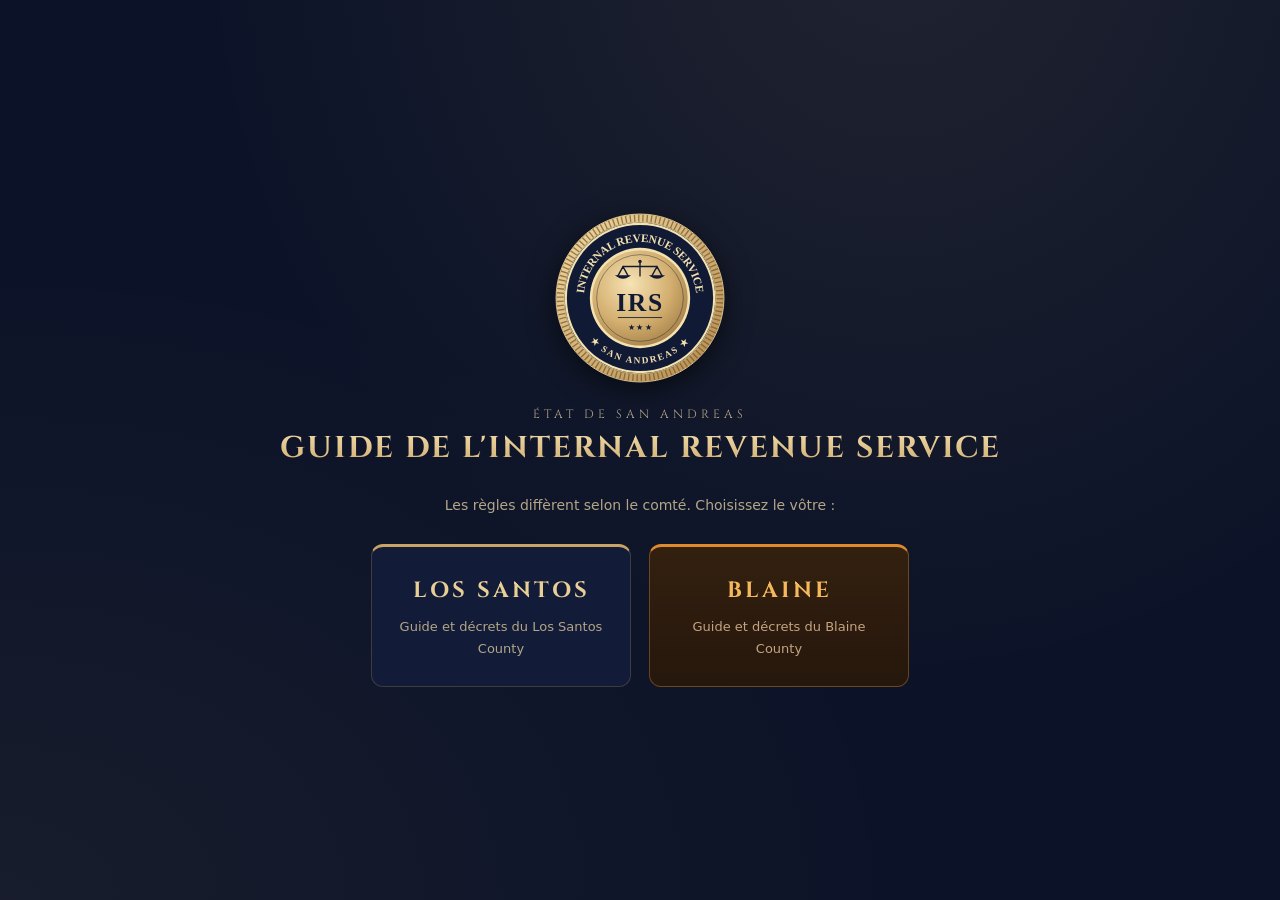
<file: index.html>
<!DOCTYPE html>
<html lang="fr">
<head>
  <meta charset="utf-8">
  <meta name="viewport" content="width=device-width, initial-scale=1">
  <title>Guide IRS - San Andreas</title>
  <meta name="description" content="Guide de l'Internal Revenue Service de San Andreas : choisissez votre comté.">
  <link rel="icon" href="sud/assets/seal.svg" type="image/svg+xml">
  <link rel="preconnect" href="https://fonts.googleapis.com">
  <link rel="preconnect" href="https://fonts.gstatic.com" crossorigin>
  <link rel="stylesheet" href="https://fonts.googleapis.com/css2?family=Cinzel:wght@500;700&display=swap">
  <link rel="stylesheet" href="sud/assets/style.css">
  <style>
    .landing { min-height: 100vh; display: flex; flex-direction: column; align-items: center; justify-content: center; gap: 22px; padding: 30px 16px; text-align: center; }
    .landing img { width: 170px; height: 170px; filter: drop-shadow(0 6px 14px rgba(0, 0, 0, .6)); }
    .landing h1 { margin: 0; font-family: var(--serif); letter-spacing: 2px; text-transform: uppercase; font-size: 30px;
      background: linear-gradient(180deg, #f6e3b4, #c9a464); -webkit-background-clip: text; background-clip: text; color: transparent; }
    .landing p { margin: 0; color: var(--muted); }
    .zones { display: flex; gap: 18px; flex-wrap: wrap; justify-content: center; margin-top: 6px; }
    .zone { width: 260px; padding: 26px 20px; text-decoration: none; color: var(--text); background: var(--card);
      border: 1px solid var(--border); border-top: 3px solid var(--accent-strong); border-radius: 12px; transition: transform .15s, border-color .15s; }
    .zone:hover { transform: translateY(-3px); border-color: var(--accent); }
    .zone b { display: block; font-family: var(--serif); letter-spacing: 3px; font-size: 22px; color: var(--accent); margin-bottom: 6px; }
    .zone span { color: var(--muted); font-size: 13px; }
    .zone.nord { background: linear-gradient(180deg, #33200f, #26170c); border-color: rgba(230, 150, 60, .35); border-top-color: #e08a2e; }
    .zone.nord b { color: #f6b85c; }
    .zone.nord span { color: #c4a382; }
  </style>
</head>
<body>
  <main class="landing">
    <img src="sud/assets/seal.svg" alt="Sceau de l'IRS">
    <div>
      <div class="hero-kicker">État de San Andreas</div>
      <h1>Guide de l'Internal Revenue Service</h1>
    </div>
    <p>Les règles diffèrent selon le comté. Choisissez le vôtre :</p>
    <div class="zones">
      <a class="zone" href="sud/index.html"><b>LOS SANTOS</b><span>Guide et décrets du Los Santos County</span></a>
      <a class="zone nord" href="nord/index.html"><b>BLAINE</b><span>Guide et décrets du Blaine County</span></a>
    </div>
  </main>
</body>
</html>
</file>
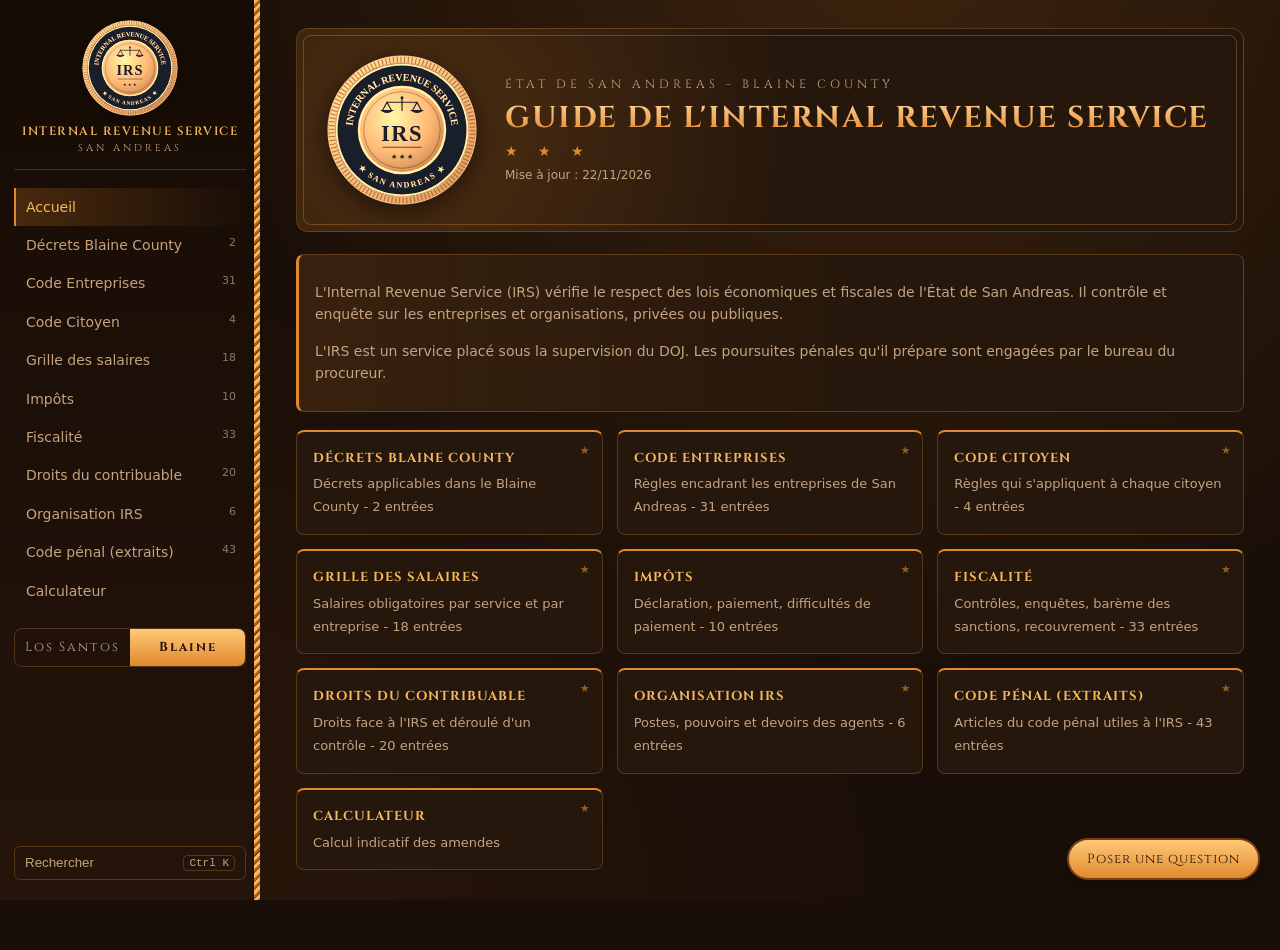
<file: nord/index.html>
<!DOCTYPE html>
<html lang="fr">
<head>
  <meta charset="utf-8">
  <meta name="viewport" content="width=device-width, initial-scale=1">
  <title>Guide IRS - San Andreas (Blaine County)</title>
  <meta name="description" content="Guide de l'Internal Revenue Service : code entreprises, impôts, fiscalité, droits du contribuable.">
  <link rel="icon" href="assets/seal.svg" type="image/svg+xml">
  <link rel="preconnect" href="https://fonts.googleapis.com">
  <link rel="preconnect" href="https://fonts.gstatic.com" crossorigin>
  <link rel="stylesheet" href="https://fonts.googleapis.com/css2?family=Cinzel:wght@500;700&display=swap">
  <link rel="stylesheet" href="assets/style.css">
</head>
<body>
  <button class="menu-btn" id="menuBtn" aria-label="Ouvrir le menu">Menu</button>
  <aside class="sidebar" id="sidebar">
    <a class="brand" href="#/">
      <img class="brand-logo" src="assets/seal.svg" alt="">
      <span class="brand-text">Internal Revenue Service<small>San Andreas</small></span>
    </a>
    <nav id="nav"></nav>
    <div class="zone-switch" aria-label="Zone"><a href="../sud/index.html" id="zoneOther" data-base="../sud/index.html">Los Santos</a><a href="../nord/index.html" class="active">Blaine</a></div>
    <button class="search-open" id="searchOpen">Rechercher <kbd>Ctrl K</kbd></button>
  </aside>

  <main class="main" id="main" tabindex="-1"></main>

  <div class="modal" id="searchModal" hidden>
    <div class="modal-box" role="dialog" aria-label="Recherche globale">
      <input id="globalSearch" type="search" placeholder="Rechercher dans tout le guide..." autocomplete="off">
      <ul id="globalResults"></ul>
    </div>
  </div>

  <script src="assets/data.js"></script>
  <script src="assets/app.js"></script>
  <script src="assets/intents.js"></script>
  <script src="assets/chat.js"></script>
  <script>(function () { var o = document.getElementById("zoneOther"); function u() { o.href = o.dataset.base + location.hash; } window.addEventListener("hashchange", u); u(); })();</script>
</body>
</html>
</file>
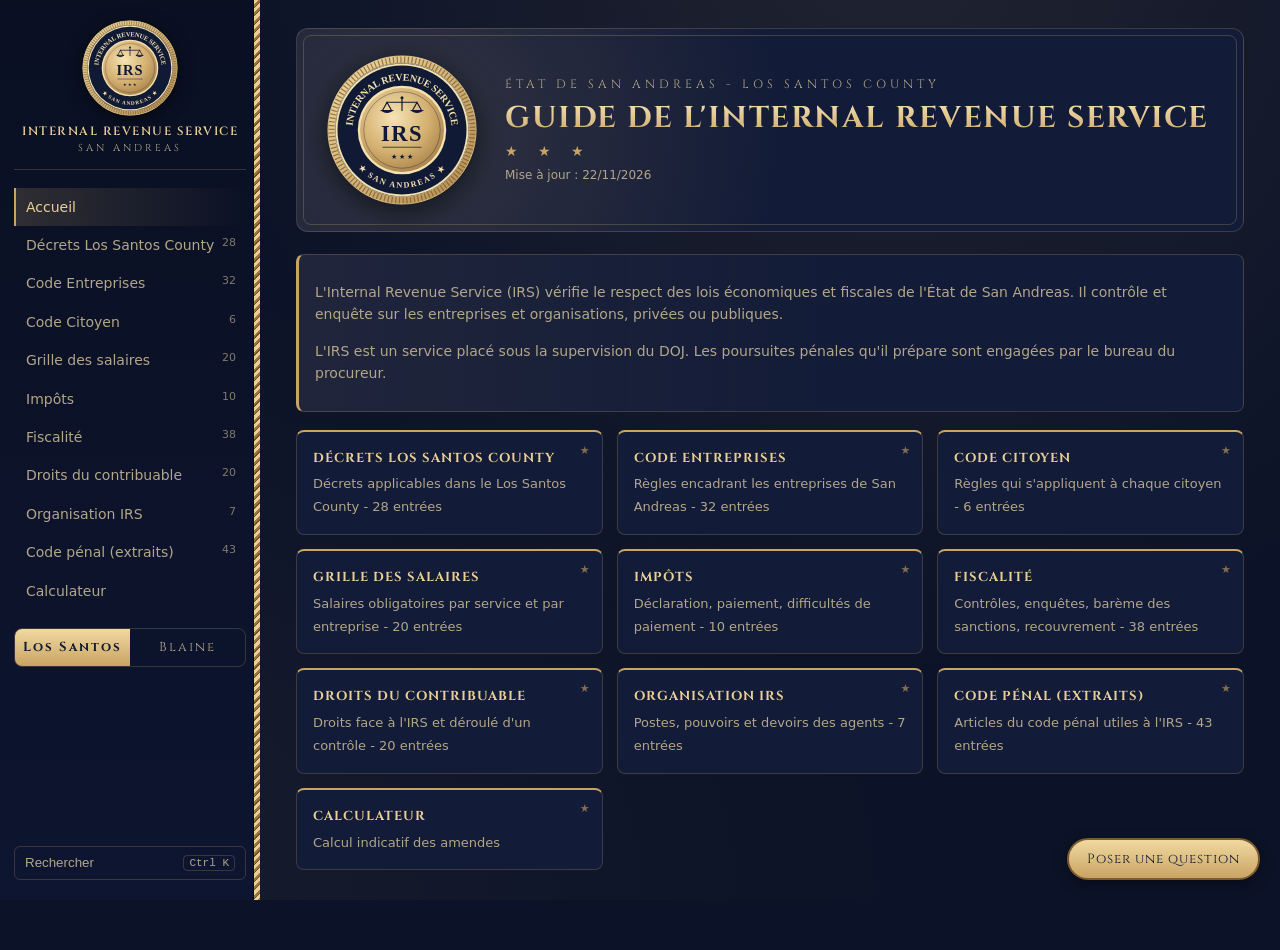
<file: sud/index.html>
<!DOCTYPE html>
<html lang="fr">
<head>
  <meta charset="utf-8">
  <meta name="viewport" content="width=device-width, initial-scale=1">
  <title>Guide IRS - San Andreas (Los Santos County)</title>
  <meta name="description" content="Guide de l'Internal Revenue Service : code entreprises, impôts, fiscalité, droits du contribuable.">
  <link rel="icon" href="assets/seal.svg" type="image/svg+xml">
  <link rel="preconnect" href="https://fonts.googleapis.com">
  <link rel="preconnect" href="https://fonts.gstatic.com" crossorigin>
  <link rel="stylesheet" href="https://fonts.googleapis.com/css2?family=Cinzel:wght@500;700&display=swap">
  <link rel="stylesheet" href="assets/style.css">
</head>
<body>
  <button class="menu-btn" id="menuBtn" aria-label="Ouvrir le menu">Menu</button>
  <aside class="sidebar" id="sidebar">
    <a class="brand" href="#/">
      <img class="brand-logo" src="assets/seal.svg" alt="">
      <span class="brand-text">Internal Revenue Service<small>San Andreas</small></span>
    </a>
    <nav id="nav"></nav>
    <div class="zone-switch" aria-label="Zone"><a href="../sud/index.html" class="active">Los Santos</a><a href="../nord/index.html" id="zoneOther" data-base="../nord/index.html">Blaine</a></div>
    <button class="search-open" id="searchOpen">Rechercher <kbd>Ctrl K</kbd></button>
  </aside>

  <main class="main" id="main" tabindex="-1"></main>

  <div class="modal" id="searchModal" hidden>
    <div class="modal-box" role="dialog" aria-label="Recherche globale">
      <input id="globalSearch" type="search" placeholder="Rechercher dans tout le guide..." autocomplete="off">
      <ul id="globalResults"></ul>
    </div>
  </div>

  <script src="assets/data.js"></script>
  <script src="assets/app.js"></script>
  <script src="assets/intents.js"></script>
  <script src="assets/chat.js"></script>
  <script>(function () { var o = document.getElementById("zoneOther"); function u() { o.href = o.dataset.base + location.hash; } window.addEventListener("hashchange", u); u(); })();</script>
</body>
</html>
</file>
<file: sud/assets/style.css>
:root {
  --bg: #0f1420;
  --card: #161c2b;
  --card-head: #1a2132;
  --border: #262e40;
  --text: #e5e7eb;
  --muted: #9ca3af;
  --accent: #c9daf8;
  --accent-strong: #8fb3f0;
  --prop-bg: #fff2cc;
  --prop-text: #3d3200;
  --radius: 8px;
}

* { box-sizing: border-box; }

body {
  margin: 0;
  background: var(--bg);
  color: var(--text);
  font: 14px/1.6 Inter, "Segoe UI", system-ui, -apple-system, sans-serif;
}

a { color: var(--accent); }
kbd {
  font: 11px monospace;
  border: 1px solid var(--border);
  border-radius: 4px;
  padding: 1px 5px;
  color: var(--muted);
}

/* Barre laterale */
.sidebar {
  position: fixed;
  inset: 0 auto 0 0;
  width: 260px;
  background: #0b0f19;
  border-right: 1px solid var(--border);
  padding: 20px 14px;
  display: flex;
  flex-direction: column;
  gap: 18px;
  overflow-y: auto;
  z-index: 20;
}
.brand { display: flex; gap: 10px; align-items: center; text-decoration: none; color: var(--text); }
.brand-logo {
  font-weight: 800;
  letter-spacing: 1px;
  background: var(--accent);
  color: #0b0f19;
  border-radius: 6px;
  padding: 6px 8px;
}
.brand-text { font-weight: 600; font-size: 13px; line-height: 1.3; }
.brand-text small { display: block; color: var(--muted); font-weight: 400; }
#nav a {
  display: flex;
  justify-content: space-between;
  padding: 8px 10px;
  border-radius: 6px;
  color: var(--muted);
  text-decoration: none;
}
#nav a:hover { background: var(--card); color: var(--text); }
#nav a.active { background: var(--card-head); color: var(--accent); }
#nav a span { font-size: 11px; opacity: .7; }
.search-open {
  margin-top: auto;
  background: var(--card);
  border: 1px solid var(--border);
  color: var(--muted);
  border-radius: 6px;
  padding: 8px 10px;
  display: flex;
  justify-content: space-between;
  cursor: pointer;
}
.menu-btn { display: none; }

/* Contenu */
.main { margin-left: 260px; padding: 28px 36px 80px; max-width: 1300px; outline: none; }
.page-head { display: flex; flex-wrap: wrap; gap: 12px 20px; align-items: flex-end; margin-bottom: 20px; }
.page-head h1 { margin: 0; font-size: 26px; }
.page-head .updated { color: var(--muted); font-size: 12px; }
.toolbar { display: flex; gap: 8px; margin-left: auto; flex-wrap: wrap; }
.toolbar input, .toolbar select, .calc input, .calc select {
  background: var(--card);
  border: 1px solid var(--border);
  color: var(--text);
  border-radius: 6px;
  padding: 7px 10px;
  min-width: 220px;
}
.btn {
  background: var(--card);
  border: 1px solid var(--border);
  color: var(--text);
  border-radius: 6px;
  padding: 7px 12px;
  cursor: pointer;
}
.btn:hover { border-color: var(--accent-strong); }

.notice {
  border: 1px solid var(--border);
  border-left: 3px solid var(--accent-strong);
  background: var(--card);
  border-radius: var(--radius);
  padding: 12px 16px;
  margin-bottom: 18px;
  color: var(--muted);
}

/* Cartes article */
.card {
  background: var(--card);
  border: 1px solid var(--border);
  border-radius: var(--radius);
  margin-bottom: 14px;
  scroll-margin-top: 20px;
}
.card.highlight { border-color: var(--accent-strong); }
.card > summary {
  list-style: none;
  cursor: pointer;
  display: flex;
  align-items: center;
  gap: 10px;
  padding: 12px 16px;
  background: var(--card-head);
  border-radius: var(--radius) var(--radius) 0 0;
  font-weight: 600;
}
.card:not([open]) > summary { border-radius: var(--radius); }
.card > summary::-webkit-details-marker { display: none; }
.card > summary::after { content: "\25B4"; margin-left: auto; color: var(--muted); }
.card:not([open]) > summary::after { content: "\25BE"; }
.card .ref { color: var(--muted); font-weight: 400; }
.card-body { padding: 14px 18px; }
.card-body p { margin: 0 0 8px; }
.card-body ul { margin: 0 0 10px; padding-left: 20px; }
.card-body h4 { margin: 12px 0 4px; font-size: 13px; color: var(--accent); }
.card-body h4:first-child { margin-top: 0; }

.badge {
  background: var(--prop-bg);
  color: var(--prop-text);
  font-size: 11px;
  font-weight: 700;
  padding: 2px 8px;
  border-radius: 999px;
  white-space: nowrap;
}

.sub {
  border: 1px solid var(--border);
  border-left: 3px solid var(--muted);
  border-radius: 6px;
  margin-top: 10px;
  background: #121828;
}
.sub > summary { cursor: pointer; padding: 6px 12px; color: var(--muted); font-size: 12px; font-weight: 600; }
.sub > div { padding: 4px 14px 10px; font-size: 13px; }
.sub.penal { border-left-color: var(--accent-strong); }
.sub.effect { border-left-color: #e0a85a; }
.sub.change > div { font-style: italic; color: var(--muted); }

/* Tableaux */
.table-wrap { overflow-x: auto; margin-bottom: 22px; }
table { width: 100%; border-collapse: collapse; background: var(--card); border-radius: var(--radius); overflow: hidden; }
th, td { text-align: left; vertical-align: top; padding: 10px 12px; border-bottom: 1px solid var(--border); }
th { background: var(--card-head); color: var(--accent); font-size: 12px; text-transform: uppercase; letter-spacing: .4px; }
tr.prop td { background: rgba(255, 242, 204, .07); }
tr.detail td { color: var(--muted); font-size: 12px; background: #121828; }
h2 { font-size: 18px; margin: 28px 0 12px; color: var(--accent); }

.pill { font-size: 11px; padding: 2px 8px; border-radius: 999px; font-weight: 600; white-space: nowrap; }
.pill.Correction { background: #3b1f2a; color: #f4a4b8; }
.pill.Proposition { background: var(--prop-bg); color: var(--prop-text); }
.pill.Incohérence { background: #40260f; color: #f6c08a; }
.pill.Ajout { background: #15322a; color: #8fe0bd; }
.pill.Note { background: #1e2740; color: var(--accent); }

/* Accueil */
.grid { display: grid; grid-template-columns: repeat(auto-fill, minmax(260px, 1fr)); gap: 14px; }
.tile {
  display: block;
  background: var(--card);
  border: 1px solid var(--border);
  border-radius: var(--radius);
  padding: 16px;
  text-decoration: none;
  color: var(--text);
}
.tile:hover { border-color: var(--accent-strong); }
.tile b { display: block; color: var(--accent); margin-bottom: 4px; }
.tile span { color: var(--muted); font-size: 13px; }

/* Calculateur */
.calc { display: grid; gap: 12px; max-width: 640px; }
.calc label { display: grid; gap: 4px; color: var(--muted); font-size: 12px; }
.calc .row { display: flex; gap: 12px; align-items: center; }
.result { background: var(--card); border: 1px solid var(--border); border-radius: var(--radius); padding: 14px 16px; }
.result .total { font-size: 22px; font-weight: 700; color: var(--accent); }

/* Recherche globale */
.modal { position: fixed; inset: 0; background: rgba(0, 0, 0, .6); display: flex; justify-content: center; padding-top: 10vh; z-index: 50; }
.modal[hidden] { display: none; }
.modal-box { width: min(680px, 92vw); background: var(--card); border: 1px solid var(--border); border-radius: 10px; overflow: hidden; }
.modal-box input { width: 100%; border: 0; border-bottom: 1px solid var(--border); background: transparent; color: var(--text); padding: 14px 16px; font-size: 15px; outline: none; }
#globalResults { list-style: none; margin: 0; padding: 6px; max-height: 60vh; overflow-y: auto; }
#globalResults li a { display: block; padding: 8px 10px; border-radius: 6px; text-decoration: none; color: var(--text); }
#globalResults li a:hover, #globalResults li a.sel { background: var(--card-head); }
#globalResults small { display: block; color: var(--muted); }
.empty { color: var(--muted); padding: 10px; }

@media (max-width: 860px) {
  .sidebar { transform: translateX(-100%); transition: transform .2s; }
  .sidebar.open { transform: none; }
  .menu-btn { display: block; position: fixed; top: 12px; right: 12px; z-index: 30; }
  .menu-btn { background: var(--card); color: var(--text); border: 1px solid var(--border); border-radius: 6px; padding: 6px 12px; }
  .main { margin-left: 0; padding: 56px 16px 60px; }
  .toolbar { margin-left: 0; }
}

/* Assistant (boite de discussion) */
.chat-toggle { position: fixed; right: 20px; bottom: 20px; z-index: 40; background: var(--accent-strong); color: #0b0f19; border: 0; border-radius: 22px; padding: 10px 18px; font: 600 14px/1 inherit; cursor: pointer; box-shadow: 0 4px 14px rgba(0, 0, 0, .4); }
.chat-toggle[hidden] { display: none; }
.chat-panel { position: fixed; right: 20px; bottom: 20px; z-index: 40; width: min(420px, calc(100vw - 24px)); height: min(600px, calc(100vh - 40px)); display: flex; flex-direction: column; background: var(--card); border: 1px solid var(--border); border-radius: 10px; box-shadow: 0 8px 30px rgba(0, 0, 0, .5); }
.chat-panel[hidden] { display: none; }
.chat-panel header { display: flex; justify-content: space-between; align-items: center; padding: 10px 14px; background: var(--card-head); border-bottom: 1px solid var(--border); border-radius: 10px 10px 0 0; }
.chat-close { background: none; border: 0; color: var(--muted); font-size: 22px; line-height: 1; cursor: pointer; }
.chat-log { flex: 1; overflow-y: auto; padding: 12px; display: flex; flex-direction: column; gap: 10px; }
.msg { padding: 8px 12px; border-radius: 8px; max-width: 92%; font-size: 13px; }
.msg p { margin: 4px 0; }
.msg ul { margin: 4px 0; padding-left: 18px; }
.msg.me { align-self: flex-end; background: #24314d; }
.msg.bot { align-self: flex-start; background: #0f1420; border: 1px solid var(--border); }
.chat-src a { font-weight: 600; }
.chat-src small, .chat-more small { display: block; color: var(--muted); font-size: 11px; }
.chat-src .badge { margin-left: 6px; }
.chat-effect, .chat-penal, .chat-more { margin-top: 8px; padding-top: 6px; border-top: 1px dashed var(--border); }
.chat-effect b, .chat-penal b, .chat-more b { font-size: 12px; color: var(--accent); }
.chat-table { margin-top: 6px; font-size: 12px; }
.chat-table th { text-align: left; color: var(--muted); font-weight: 500; padding: 3px 8px 3px 0; white-space: nowrap; vertical-align: top; }
.chat-table td { padding: 3px 0; }
.chat-note, .chat-warn { color: var(--muted); font-size: 12px; }
.chat-chips { display: flex; flex-wrap: wrap; gap: 6px; margin-top: 6px; }
.chip { background: var(--card-head); color: var(--text); border: 1px solid var(--border); border-radius: 14px; padding: 4px 10px; font-size: 12px; cursor: pointer; }
.chip:hover { border-color: var(--accent-strong); }
.chat-form { display: flex; gap: 8px; padding: 10px; border-top: 1px solid var(--border); }
.chat-form input { flex: 1; background: var(--bg); color: var(--text); border: 1px solid var(--border); border-radius: 6px; padding: 8px 10px; outline: none; }
.chat-form input:focus { border-color: var(--accent-strong); }
.chat-table { width: auto; background: none; border-radius: 0; }
.chat-table th, .chat-table td { border: 0; background: none; text-transform: none; letter-spacing: 0; font-size: 12px; }

/* Code pénal réduit */
.cp-group { margin-bottom: 10px; border: 1px solid var(--border); border-radius: var(--radius); background: var(--card); }
.cp-group > summary { cursor: pointer; padding: 10px 14px; font-weight: 600; }
.cp-group > summary span { color: var(--muted); font-weight: 400; font-size: 12px; margin-left: 6px; }
.cp-group .table-wrap { margin: 0 10px 10px; }

/* ================= Thème « sceau » : marine, or, corde ================= */
:root {
  --bg: #0c1328;
  --card: #121b37;
  --card-head: #17224a;
  --border: rgba(212, 176, 113, .22);
  --text: #efe4c9;
  --muted: #b3a688;
  --accent: #e9cf95;
  --accent-strong: #c9a464;
  --gold-dark: #7a5a2e;
  --navy: #111a35;
  --serif: Cinzel, "Trajan Pro", Georgia, "Times New Roman", serif;
}
body {
  background:
    radial-gradient(ellipse at 70% -10%, rgba(212, 176, 113, .10), transparent 55%),
    radial-gradient(ellipse at 0% 100%, rgba(212, 176, 113, .06), transparent 50%),
    var(--bg);
  background-attachment: fixed;
}

/* Barre latérale bordée d'une corde dorée */
.sidebar { background: linear-gradient(180deg, #0a1022, #0d1530); border-right: 0; }
.sidebar::after {
  content: ""; position: absolute; top: 0; bottom: 0; right: 0; width: 6px;
  background: repeating-linear-gradient(135deg, #e9cf95 0 3px, #9c7840 3px 5px, #6e5028 5px 6px);
  box-shadow: -1px 0 0 rgba(0, 0, 0, .5);
}
.brand { flex-direction: column; text-align: center; gap: 8px; padding-bottom: 14px; border-bottom: 1px solid var(--border); }
.brand-logo { width: 96px; height: 96px; padding: 0; background: none; border-radius: 50%; filter: drop-shadow(0 3px 8px rgba(0, 0, 0, .6)); }
.brand-text { font-family: var(--serif); letter-spacing: 1.5px; text-transform: uppercase; color: var(--accent); font-size: 12px; }
.brand-text small { letter-spacing: 3px; color: var(--muted); margin-top: 2px; }
#nav a { border-left: 2px solid transparent; border-radius: 0 6px 6px 0; }
#nav a:hover { background: rgba(212, 176, 113, .08); }
#nav a.active { background: linear-gradient(90deg, rgba(212, 176, 113, .18), transparent); color: var(--accent); border-left-color: var(--accent-strong); }
.search-open { background: transparent; border-color: var(--border); }

/* Titres gravés */
.page-head h1, .hero h1, h2 { font-family: var(--serif); letter-spacing: 1.5px; }
.page-head h1 {
  text-transform: uppercase; font-size: 24px;
  background: linear-gradient(180deg, #f6e3b4, #c9a464); -webkit-background-clip: text; background-clip: text; color: transparent;
}
.page-head { position: relative; padding-bottom: 18px; }
.page-head::after {
  content: "★  ★  ★"; position: absolute; left: 0; right: 0; bottom: -6px; text-align: center;
  color: var(--accent-strong); font-size: 11px; letter-spacing: 6px; line-height: 12px;
  background: linear-gradient(90deg, transparent, var(--accent-strong) 30%, transparent 44%, transparent 56%, var(--accent-strong) 70%, transparent) center / 100% 1px no-repeat;
}
.page-head + * { margin-top: 26px; }
h2 { color: var(--accent); text-transform: uppercase; font-size: 15px; border-bottom: 1px solid var(--border); padding-bottom: 6px; }

/* Accueil : sceau en majesté */
.hero {
  display: flex; align-items: center; gap: 28px; padding: 26px 30px; margin-bottom: 22px;
  background: radial-gradient(circle at 12% 50%, rgba(212, 176, 113, .16), transparent 45%), var(--card);
  border: 1px solid var(--border); border-radius: 12px; position: relative; overflow: hidden;
}
.hero::before {
  content: ""; position: absolute; inset: 6px; border: 1px solid rgba(212, 176, 113, .25); border-radius: 8px; pointer-events: none;
}
.hero img { width: 150px; height: 150px; flex: none; filter: drop-shadow(0 6px 14px rgba(0, 0, 0, .6)); }
.hero-kicker { font-family: var(--serif); letter-spacing: 4px; text-transform: uppercase; color: var(--muted); font-size: 12px; }
.hero h1 {
  margin: 6px 0 4px; font-size: 30px; line-height: 1.2; text-transform: uppercase;
  background: linear-gradient(180deg, #f6e3b4, #c9a464); -webkit-background-clip: text; background-clip: text; color: transparent;
}
.hero .stars { color: var(--accent-strong); letter-spacing: 8px; }
.hero .updated { color: var(--muted); font-size: 12px; margin-top: 4px; }

/* Cartes, tuiles, encadrés */
.card { border-color: var(--border); box-shadow: 0 2px 10px rgba(0, 0, 0, .25); }
.card > summary { background: linear-gradient(90deg, #1a2652, var(--card-head)); border-left: 3px solid var(--accent-strong); }
.card .ref { color: var(--accent-strong); }
.card-body h4 { letter-spacing: .3px; }
.notice { border-left-color: var(--accent-strong); background: linear-gradient(90deg, rgba(212, 176, 113, .07), transparent 60%), var(--card); }
.tile { position: relative; border-top: 2px solid var(--accent-strong); transition: transform .15s, border-color .15s; }
.tile:hover { transform: translateY(-2px); border-color: var(--accent); }
.tile b { font-family: var(--serif); letter-spacing: 1px; text-transform: uppercase; font-size: 13px; }
.tile::after { content: "★"; position: absolute; top: 10px; right: 12px; color: var(--accent-strong); font-size: 11px; opacity: .6; }
.sub { background: rgba(10, 16, 34, .6); }
.sub.penal { border-left-color: #6d8fd6; }
.sub.effect { border-left-color: var(--accent-strong); }
.cp-group > summary { font-family: var(--serif); letter-spacing: 1px; color: var(--accent); }

/* Boutons et champs */
.btn { border-color: rgba(212, 176, 113, .4); color: var(--accent); background: transparent; }
.btn:hover { background: rgba(212, 176, 113, .12); border-color: var(--accent); }
.toolbar input, .toolbar select, .calc input, .calc select { background: rgba(10, 16, 34, .7); }
th { background: #1a2652; color: var(--accent); font-family: var(--serif); letter-spacing: 1px; }
tr.detail td { background: rgba(10, 16, 34, .6); }
.result .total { font-family: var(--serif); }
.chat-toggle { background: linear-gradient(180deg, #f1d9a0, #c9a464); color: var(--navy); font-family: var(--serif); letter-spacing: 1px; border: 2px solid #7a5a2e; }
.chat-panel { border-color: rgba(212, 176, 113, .4); }
.chat-panel header { background: linear-gradient(90deg, #1a2652, var(--card-head)); font-family: var(--serif); color: var(--accent); }
.msg.me { background: #2a3a6b; }

@media (max-width: 860px) {
  .hero { flex-direction: column; text-align: center; }
  .hero img { width: 120px; height: 120px; }
}

/* Grille des salaires */
.sal-grid { display: grid; grid-template-columns: repeat(auto-fill, minmax(300px, 1fr)); gap: 14px; margin-bottom: 10px; }
.sal-card { background: var(--card); border: 1px solid var(--border); border-top: 2px solid var(--accent-strong); border-radius: var(--radius); padding: 12px 14px; }
.sal-card h3 { margin: 0 0 8px; font-family: var(--serif); letter-spacing: 1px; text-transform: uppercase; font-size: 13px; color: var(--accent); }
.sal-card table { background: none; }
.sal-card th, .sal-card td { padding: 5px 6px; font-size: 13px; }
.sal-card th { background: none; border-bottom: 1px solid var(--border); font-size: 11px; }
.sal-card .num { text-align: right; white-space: nowrap; }

/* Sélecteur de zone */
.zone-switch { display: flex; border: 1px solid var(--border); border-radius: 8px; overflow: hidden; }
.zone-switch a { flex: 1; text-align: center; padding: 8px 0; text-decoration: none; font-family: var(--serif); letter-spacing: 2px; font-size: 13px; color: var(--muted); }
.zone-switch a.active { background: linear-gradient(180deg, #f1d9a0, #c9a464); color: #111a35; font-weight: 700; }
.zone-switch a:not(.active):hover { background: rgba(212, 176, 113, .12); color: var(--accent); }
</file>
<file: nord/assets/style.css>
:root {
  --bg: #0f1420;
  --card: #161c2b;
  --card-head: #1a2132;
  --border: #262e40;
  --text: #e5e7eb;
  --muted: #9ca3af;
  --accent: #c9daf8;
  --accent-strong: #8fb3f0;
  --prop-bg: #fff2cc;
  --prop-text: #3d3200;
  --radius: 8px;
}

* { box-sizing: border-box; }

body {
  margin: 0;
  background: var(--bg);
  color: var(--text);
  font: 14px/1.6 Inter, "Segoe UI", system-ui, -apple-system, sans-serif;
}

a { color: var(--accent); }
kbd {
  font: 11px monospace;
  border: 1px solid var(--border);
  border-radius: 4px;
  padding: 1px 5px;
  color: var(--muted);
}

/* Barre laterale */
.sidebar {
  position: fixed;
  inset: 0 auto 0 0;
  width: 260px;
  background: #0b0f19;
  border-right: 1px solid var(--border);
  padding: 20px 14px;
  display: flex;
  flex-direction: column;
  gap: 18px;
  overflow-y: auto;
  z-index: 20;
}
.brand { display: flex; gap: 10px; align-items: center; text-decoration: none; color: var(--text); }
.brand-logo {
  font-weight: 800;
  letter-spacing: 1px;
  background: var(--accent);
  color: #0b0f19;
  border-radius: 6px;
  padding: 6px 8px;
}
.brand-text { font-weight: 600; font-size: 13px; line-height: 1.3; }
.brand-text small { display: block; color: var(--muted); font-weight: 400; }
#nav a {
  display: flex;
  justify-content: space-between;
  padding: 8px 10px;
  border-radius: 6px;
  color: var(--muted);
  text-decoration: none;
}
#nav a:hover { background: var(--card); color: var(--text); }
#nav a.active { background: var(--card-head); color: var(--accent); }
#nav a span { font-size: 11px; opacity: .7; }
.search-open {
  margin-top: auto;
  background: var(--card);
  border: 1px solid var(--border);
  color: var(--muted);
  border-radius: 6px;
  padding: 8px 10px;
  display: flex;
  justify-content: space-between;
  cursor: pointer;
}
.menu-btn { display: none; }

/* Contenu */
.main { margin-left: 260px; padding: 28px 36px 80px; max-width: 1300px; outline: none; }
.page-head { display: flex; flex-wrap: wrap; gap: 12px 20px; align-items: flex-end; margin-bottom: 20px; }
.page-head h1 { margin: 0; font-size: 26px; }
.page-head .updated { color: var(--muted); font-size: 12px; }
.toolbar { display: flex; gap: 8px; margin-left: auto; flex-wrap: wrap; }
.toolbar input, .toolbar select, .calc input, .calc select {
  background: var(--card);
  border: 1px solid var(--border);
  color: var(--text);
  border-radius: 6px;
  padding: 7px 10px;
  min-width: 220px;
}
.btn {
  background: var(--card);
  border: 1px solid var(--border);
  color: var(--text);
  border-radius: 6px;
  padding: 7px 12px;
  cursor: pointer;
}
.btn:hover { border-color: var(--accent-strong); }

.notice {
  border: 1px solid var(--border);
  border-left: 3px solid var(--accent-strong);
  background: var(--card);
  border-radius: var(--radius);
  padding: 12px 16px;
  margin-bottom: 18px;
  color: var(--muted);
}

/* Cartes article */
.card {
  background: var(--card);
  border: 1px solid var(--border);
  border-radius: var(--radius);
  margin-bottom: 14px;
  scroll-margin-top: 20px;
}
.card.highlight { border-color: var(--accent-strong); }
.card > summary {
  list-style: none;
  cursor: pointer;
  display: flex;
  align-items: center;
  gap: 10px;
  padding: 12px 16px;
  background: var(--card-head);
  border-radius: var(--radius) var(--radius) 0 0;
  font-weight: 600;
}
.card:not([open]) > summary { border-radius: var(--radius); }
.card > summary::-webkit-details-marker { display: none; }
.card > summary::after { content: "\25B4"; margin-left: auto; color: var(--muted); }
.card:not([open]) > summary::after { content: "\25BE"; }
.card .ref { color: var(--muted); font-weight: 400; }
.card-body { padding: 14px 18px; }
.card-body p { margin: 0 0 8px; }
.card-body ul { margin: 0 0 10px; padding-left: 20px; }
.card-body h4 { margin: 12px 0 4px; font-size: 13px; color: var(--accent); }
.card-body h4:first-child { margin-top: 0; }

.badge {
  background: var(--prop-bg);
  color: var(--prop-text);
  font-size: 11px;
  font-weight: 700;
  padding: 2px 8px;
  border-radius: 999px;
  white-space: nowrap;
}

.sub {
  border: 1px solid var(--border);
  border-left: 3px solid var(--muted);
  border-radius: 6px;
  margin-top: 10px;
  background: #121828;
}
.sub > summary { cursor: pointer; padding: 6px 12px; color: var(--muted); font-size: 12px; font-weight: 600; }
.sub > div { padding: 4px 14px 10px; font-size: 13px; }
.sub.penal { border-left-color: var(--accent-strong); }
.sub.effect { border-left-color: #e0a85a; }
.sub.change > div { font-style: italic; color: var(--muted); }

/* Tableaux */
.table-wrap { overflow-x: auto; margin-bottom: 22px; }
table { width: 100%; border-collapse: collapse; background: var(--card); border-radius: var(--radius); overflow: hidden; }
th, td { text-align: left; vertical-align: top; padding: 10px 12px; border-bottom: 1px solid var(--border); }
th { background: var(--card-head); color: var(--accent); font-size: 12px; text-transform: uppercase; letter-spacing: .4px; }
tr.prop td { background: rgba(255, 242, 204, .07); }
tr.detail td { color: var(--muted); font-size: 12px; background: #121828; }
h2 { font-size: 18px; margin: 28px 0 12px; color: var(--accent); }

.pill { font-size: 11px; padding: 2px 8px; border-radius: 999px; font-weight: 600; white-space: nowrap; }
.pill.Correction { background: #3b1f2a; color: #f4a4b8; }
.pill.Proposition { background: var(--prop-bg); color: var(--prop-text); }
.pill.Incohérence { background: #40260f; color: #f6c08a; }
.pill.Ajout { background: #15322a; color: #8fe0bd; }
.pill.Note { background: #1e2740; color: var(--accent); }

/* Accueil */
.grid { display: grid; grid-template-columns: repeat(auto-fill, minmax(260px, 1fr)); gap: 14px; }
.tile {
  display: block;
  background: var(--card);
  border: 1px solid var(--border);
  border-radius: var(--radius);
  padding: 16px;
  text-decoration: none;
  color: var(--text);
}
.tile:hover { border-color: var(--accent-strong); }
.tile b { display: block; color: var(--accent); margin-bottom: 4px; }
.tile span { color: var(--muted); font-size: 13px; }

/* Calculateur */
.calc { display: grid; gap: 12px; max-width: 640px; }
.calc label { display: grid; gap: 4px; color: var(--muted); font-size: 12px; }
.calc .row { display: flex; gap: 12px; align-items: center; }
.result { background: var(--card); border: 1px solid var(--border); border-radius: var(--radius); padding: 14px 16px; }
.result .total { font-size: 22px; font-weight: 700; color: var(--accent); }

/* Recherche globale */
.modal { position: fixed; inset: 0; background: rgba(0, 0, 0, .6); display: flex; justify-content: center; padding-top: 10vh; z-index: 50; }
.modal[hidden] { display: none; }
.modal-box { width: min(680px, 92vw); background: var(--card); border: 1px solid var(--border); border-radius: 10px; overflow: hidden; }
.modal-box input { width: 100%; border: 0; border-bottom: 1px solid var(--border); background: transparent; color: var(--text); padding: 14px 16px; font-size: 15px; outline: none; }
#globalResults { list-style: none; margin: 0; padding: 6px; max-height: 60vh; overflow-y: auto; }
#globalResults li a { display: block; padding: 8px 10px; border-radius: 6px; text-decoration: none; color: var(--text); }
#globalResults li a:hover, #globalResults li a.sel { background: var(--card-head); }
#globalResults small { display: block; color: var(--muted); }
.empty { color: var(--muted); padding: 10px; }

@media (max-width: 860px) {
  .sidebar { transform: translateX(-100%); transition: transform .2s; }
  .sidebar.open { transform: none; }
  .menu-btn { display: block; position: fixed; top: 12px; right: 12px; z-index: 30; }
  .menu-btn { background: var(--card); color: var(--text); border: 1px solid var(--border); border-radius: 6px; padding: 6px 12px; }
  .main { margin-left: 0; padding: 56px 16px 60px; }
  .toolbar { margin-left: 0; }
}

/* Assistant (boite de discussion) */
.chat-toggle { position: fixed; right: 20px; bottom: 20px; z-index: 40; background: var(--accent-strong); color: #0b0f19; border: 0; border-radius: 22px; padding: 10px 18px; font: 600 14px/1 inherit; cursor: pointer; box-shadow: 0 4px 14px rgba(0, 0, 0, .4); }
.chat-toggle[hidden] { display: none; }
.chat-panel { position: fixed; right: 20px; bottom: 20px; z-index: 40; width: min(420px, calc(100vw - 24px)); height: min(600px, calc(100vh - 40px)); display: flex; flex-direction: column; background: var(--card); border: 1px solid var(--border); border-radius: 10px; box-shadow: 0 8px 30px rgba(0, 0, 0, .5); }
.chat-panel[hidden] { display: none; }
.chat-panel header { display: flex; justify-content: space-between; align-items: center; padding: 10px 14px; background: var(--card-head); border-bottom: 1px solid var(--border); border-radius: 10px 10px 0 0; }
.chat-close { background: none; border: 0; color: var(--muted); font-size: 22px; line-height: 1; cursor: pointer; }
.chat-log { flex: 1; overflow-y: auto; padding: 12px; display: flex; flex-direction: column; gap: 10px; }
.msg { padding: 8px 12px; border-radius: 8px; max-width: 92%; font-size: 13px; }
.msg p { margin: 4px 0; }
.msg ul { margin: 4px 0; padding-left: 18px; }
.msg.me { align-self: flex-end; background: #24314d; }
.msg.bot { align-self: flex-start; background: #0f1420; border: 1px solid var(--border); }
.chat-src a { font-weight: 600; }
.chat-src small, .chat-more small { display: block; color: var(--muted); font-size: 11px; }
.chat-src .badge { margin-left: 6px; }
.chat-effect, .chat-penal, .chat-more { margin-top: 8px; padding-top: 6px; border-top: 1px dashed var(--border); }
.chat-effect b, .chat-penal b, .chat-more b { font-size: 12px; color: var(--accent); }
.chat-table { margin-top: 6px; font-size: 12px; }
.chat-table th { text-align: left; color: var(--muted); font-weight: 500; padding: 3px 8px 3px 0; white-space: nowrap; vertical-align: top; }
.chat-table td { padding: 3px 0; }
.chat-note, .chat-warn { color: var(--muted); font-size: 12px; }
.chat-chips { display: flex; flex-wrap: wrap; gap: 6px; margin-top: 6px; }
.chip { background: var(--card-head); color: var(--text); border: 1px solid var(--border); border-radius: 14px; padding: 4px 10px; font-size: 12px; cursor: pointer; }
.chip:hover { border-color: var(--accent-strong); }
.chat-form { display: flex; gap: 8px; padding: 10px; border-top: 1px solid var(--border); }
.chat-form input { flex: 1; background: var(--bg); color: var(--text); border: 1px solid var(--border); border-radius: 6px; padding: 8px 10px; outline: none; }
.chat-form input:focus { border-color: var(--accent-strong); }
.chat-table { width: auto; background: none; border-radius: 0; }
.chat-table th, .chat-table td { border: 0; background: none; text-transform: none; letter-spacing: 0; font-size: 12px; }

/* Code pénal réduit */
.cp-group { margin-bottom: 10px; border: 1px solid var(--border); border-radius: var(--radius); background: var(--card); }
.cp-group > summary { cursor: pointer; padding: 10px 14px; font-weight: 600; }
.cp-group > summary span { color: var(--muted); font-weight: 400; font-size: 12px; margin-left: 6px; }
.cp-group .table-wrap { margin: 0 10px 10px; }

/* ================= Thème « sceau » : marine, or, corde ================= */
:root {
  --bg: #0c1328;
  --card: #121b37;
  --card-head: #17224a;
  --border: rgba(212, 176, 113, .22);
  --text: #efe4c9;
  --muted: #b3a688;
  --accent: #e9cf95;
  --accent-strong: #c9a464;
  --gold-dark: #7a5a2e;
  --navy: #111a35;
  --serif: Cinzel, "Trajan Pro", Georgia, "Times New Roman", serif;
}
body {
  background:
    radial-gradient(ellipse at 70% -10%, rgba(212, 176, 113, .10), transparent 55%),
    radial-gradient(ellipse at 0% 100%, rgba(212, 176, 113, .06), transparent 50%),
    var(--bg);
  background-attachment: fixed;
}

/* Barre latérale bordée d'une corde dorée */
.sidebar { background: linear-gradient(180deg, #0a1022, #0d1530); border-right: 0; }
.sidebar::after {
  content: ""; position: absolute; top: 0; bottom: 0; right: 0; width: 6px;
  background: repeating-linear-gradient(135deg, #e9cf95 0 3px, #9c7840 3px 5px, #6e5028 5px 6px);
  box-shadow: -1px 0 0 rgba(0, 0, 0, .5);
}
.brand { flex-direction: column; text-align: center; gap: 8px; padding-bottom: 14px; border-bottom: 1px solid var(--border); }
.brand-logo { width: 96px; height: 96px; padding: 0; background: none; border-radius: 50%; filter: drop-shadow(0 3px 8px rgba(0, 0, 0, .6)); }
.brand-text { font-family: var(--serif); letter-spacing: 1.5px; text-transform: uppercase; color: var(--accent); font-size: 12px; }
.brand-text small { letter-spacing: 3px; color: var(--muted); margin-top: 2px; }
#nav a { border-left: 2px solid transparent; border-radius: 0 6px 6px 0; }
#nav a:hover { background: rgba(212, 176, 113, .08); }
#nav a.active { background: linear-gradient(90deg, rgba(212, 176, 113, .18), transparent); color: var(--accent); border-left-color: var(--accent-strong); }
.search-open { background: transparent; border-color: var(--border); }

/* Titres gravés */
.page-head h1, .hero h1, h2 { font-family: var(--serif); letter-spacing: 1.5px; }
.page-head h1 {
  text-transform: uppercase; font-size: 24px;
  background: linear-gradient(180deg, #f6e3b4, #c9a464); -webkit-background-clip: text; background-clip: text; color: transparent;
}
.page-head { position: relative; padding-bottom: 18px; }
.page-head::after {
  content: "★  ★  ★"; position: absolute; left: 0; right: 0; bottom: -6px; text-align: center;
  color: var(--accent-strong); font-size: 11px; letter-spacing: 6px; line-height: 12px;
  background: linear-gradient(90deg, transparent, var(--accent-strong) 30%, transparent 44%, transparent 56%, var(--accent-strong) 70%, transparent) center / 100% 1px no-repeat;
}
.page-head + * { margin-top: 26px; }
h2 { color: var(--accent); text-transform: uppercase; font-size: 15px; border-bottom: 1px solid var(--border); padding-bottom: 6px; }

/* Accueil : sceau en majesté */
.hero {
  display: flex; align-items: center; gap: 28px; padding: 26px 30px; margin-bottom: 22px;
  background: radial-gradient(circle at 12% 50%, rgba(212, 176, 113, .16), transparent 45%), var(--card);
  border: 1px solid var(--border); border-radius: 12px; position: relative; overflow: hidden;
}
.hero::before {
  content: ""; position: absolute; inset: 6px; border: 1px solid rgba(212, 176, 113, .25); border-radius: 8px; pointer-events: none;
}
.hero img { width: 150px; height: 150px; flex: none; filter: drop-shadow(0 6px 14px rgba(0, 0, 0, .6)); }
.hero-kicker { font-family: var(--serif); letter-spacing: 4px; text-transform: uppercase; color: var(--muted); font-size: 12px; }
.hero h1 {
  margin: 6px 0 4px; font-size: 30px; line-height: 1.2; text-transform: uppercase;
  background: linear-gradient(180deg, #f6e3b4, #c9a464); -webkit-background-clip: text; background-clip: text; color: transparent;
}
.hero .stars { color: var(--accent-strong); letter-spacing: 8px; }
.hero .updated { color: var(--muted); font-size: 12px; margin-top: 4px; }

/* Cartes, tuiles, encadrés */
.card { border-color: var(--border); box-shadow: 0 2px 10px rgba(0, 0, 0, .25); }
.card > summary { background: linear-gradient(90deg, #1a2652, var(--card-head)); border-left: 3px solid var(--accent-strong); }
.card .ref { color: var(--accent-strong); }
.card-body h4 { letter-spacing: .3px; }
.notice { border-left-color: var(--accent-strong); background: linear-gradient(90deg, rgba(212, 176, 113, .07), transparent 60%), var(--card); }
.tile { position: relative; border-top: 2px solid var(--accent-strong); transition: transform .15s, border-color .15s; }
.tile:hover { transform: translateY(-2px); border-color: var(--accent); }
.tile b { font-family: var(--serif); letter-spacing: 1px; text-transform: uppercase; font-size: 13px; }
.tile::after { content: "★"; position: absolute; top: 10px; right: 12px; color: var(--accent-strong); font-size: 11px; opacity: .6; }
.sub { background: rgba(10, 16, 34, .6); }
.sub.penal { border-left-color: #6d8fd6; }
.sub.effect { border-left-color: var(--accent-strong); }
.cp-group > summary { font-family: var(--serif); letter-spacing: 1px; color: var(--accent); }

/* Boutons et champs */
.btn { border-color: rgba(212, 176, 113, .4); color: var(--accent); background: transparent; }
.btn:hover { background: rgba(212, 176, 113, .12); border-color: var(--accent); }
.toolbar input, .toolbar select, .calc input, .calc select { background: rgba(10, 16, 34, .7); }
th { background: #1a2652; color: var(--accent); font-family: var(--serif); letter-spacing: 1px; }
tr.detail td { background: rgba(10, 16, 34, .6); }
.result .total { font-family: var(--serif); }
.chat-toggle { background: linear-gradient(180deg, #f1d9a0, #c9a464); color: var(--navy); font-family: var(--serif); letter-spacing: 1px; border: 2px solid #7a5a2e; }
.chat-panel { border-color: rgba(212, 176, 113, .4); }
.chat-panel header { background: linear-gradient(90deg, #1a2652, var(--card-head)); font-family: var(--serif); color: var(--accent); }
.msg.me { background: #2a3a6b; }

@media (max-width: 860px) {
  .hero { flex-direction: column; text-align: center; }
  .hero img { width: 120px; height: 120px; }
}

/* Grille des salaires */
.sal-grid { display: grid; grid-template-columns: repeat(auto-fill, minmax(300px, 1fr)); gap: 14px; margin-bottom: 10px; }
.sal-card { background: var(--card); border: 1px solid var(--border); border-top: 2px solid var(--accent-strong); border-radius: var(--radius); padding: 12px 14px; }
.sal-card h3 { margin: 0 0 8px; font-family: var(--serif); letter-spacing: 1px; text-transform: uppercase; font-size: 13px; color: var(--accent); }
.sal-card table { background: none; }
.sal-card th, .sal-card td { padding: 5px 6px; font-size: 13px; }
.sal-card th { background: none; border-bottom: 1px solid var(--border); font-size: 11px; }
.sal-card .num { text-align: right; white-space: nowrap; }

/* Sélecteur de zone */
.zone-switch { display: flex; border: 1px solid var(--border); border-radius: 8px; overflow: hidden; }
.zone-switch a { flex: 1; text-align: center; padding: 8px 0; text-decoration: none; font-family: var(--serif); letter-spacing: 2px; font-size: 13px; color: var(--muted); }
.zone-switch a.active { background: linear-gradient(180deg, #f1d9a0, #c9a464); color: #111a35; font-weight: 700; }
.zone-switch a:not(.active):hover { background: rgba(212, 176, 113, .12); color: var(--accent); }

/* ================= Thème NORD : désert, orangé doré ================= */
:root {
  --bg: #1a0f08;
  --card: #26170c;
  --card-head: #33200f;
  --border: rgba(230, 150, 60, .25);
  --text: #f5e6cf;
  --muted: #c4a382;
  --accent: #f6b85c;
  --accent-strong: #e08a2e;
  --navy: #2a1608;
}
body {
  background:
    radial-gradient(ellipse at 70% -10%, rgba(240, 140, 40, .16), transparent 55%),
    radial-gradient(ellipse at 0% 100%, rgba(200, 90, 30, .10), transparent 50%),
    var(--bg);
  background-attachment: fixed;
}
.sidebar { background: linear-gradient(180deg, #160c05, #24140a); }
.sidebar::after { background: repeating-linear-gradient(135deg, #f6b85c 0 3px, #b8661f 3px 5px, #7a3d12 5px 6px); }
.brand-logo { filter: drop-shadow(0 3px 8px rgba(0, 0, 0, .6)) sepia(.55) saturate(1.6) hue-rotate(-12deg); }
.hero img { filter: drop-shadow(0 6px 14px rgba(0, 0, 0, .6)) sepia(.55) saturate(1.6) hue-rotate(-12deg); }
.page-head h1, .hero h1 { background: linear-gradient(180deg, #ffd796, #e0802a); -webkit-background-clip: text; background-clip: text; color: transparent; }
.hero { background: radial-gradient(circle at 12% 50%, rgba(240, 140, 40, .20), transparent 45%), var(--card); }
.hero::before { border-color: rgba(240, 150, 60, .3); }
#nav a:hover { background: rgba(240, 140, 40, .10); }
#nav a.active { background: linear-gradient(90deg, rgba(240, 140, 40, .22), transparent); }
.card > summary { background: linear-gradient(90deg, #3d2410, var(--card-head)); }
.notice { background: linear-gradient(90deg, rgba(240, 140, 40, .09), transparent 60%), var(--card); }
.sub { background: rgba(20, 10, 4, .6); }
.sub.penal { border-left-color: #d9643a; }
.btn { border-color: rgba(240, 150, 60, .45); }
.btn:hover { background: rgba(240, 140, 40, .14); }
.toolbar input, .toolbar select, .calc input, .calc select { background: rgba(20, 10, 4, .7); }
th { background: #3d2410; }
tr.detail td { background: rgba(20, 10, 4, .6); }
.chat-toggle { background: linear-gradient(180deg, #ffc978, #e08a2e); color: #2a1608; border-color: #7a3d12; }
.chat-panel header { background: linear-gradient(90deg, #3d2410, var(--card-head)); }
.chat-form input { background: var(--bg); }
.msg.me { background: #5a3416; }
.msg.bot { background: #1a0f08; }
.zone-switch a.active { background: linear-gradient(180deg, #ffc978, #e08a2e); color: #2a1608; }
.zone-switch a:not(.active):hover { background: rgba(240, 140, 40, .14); }
</file>
